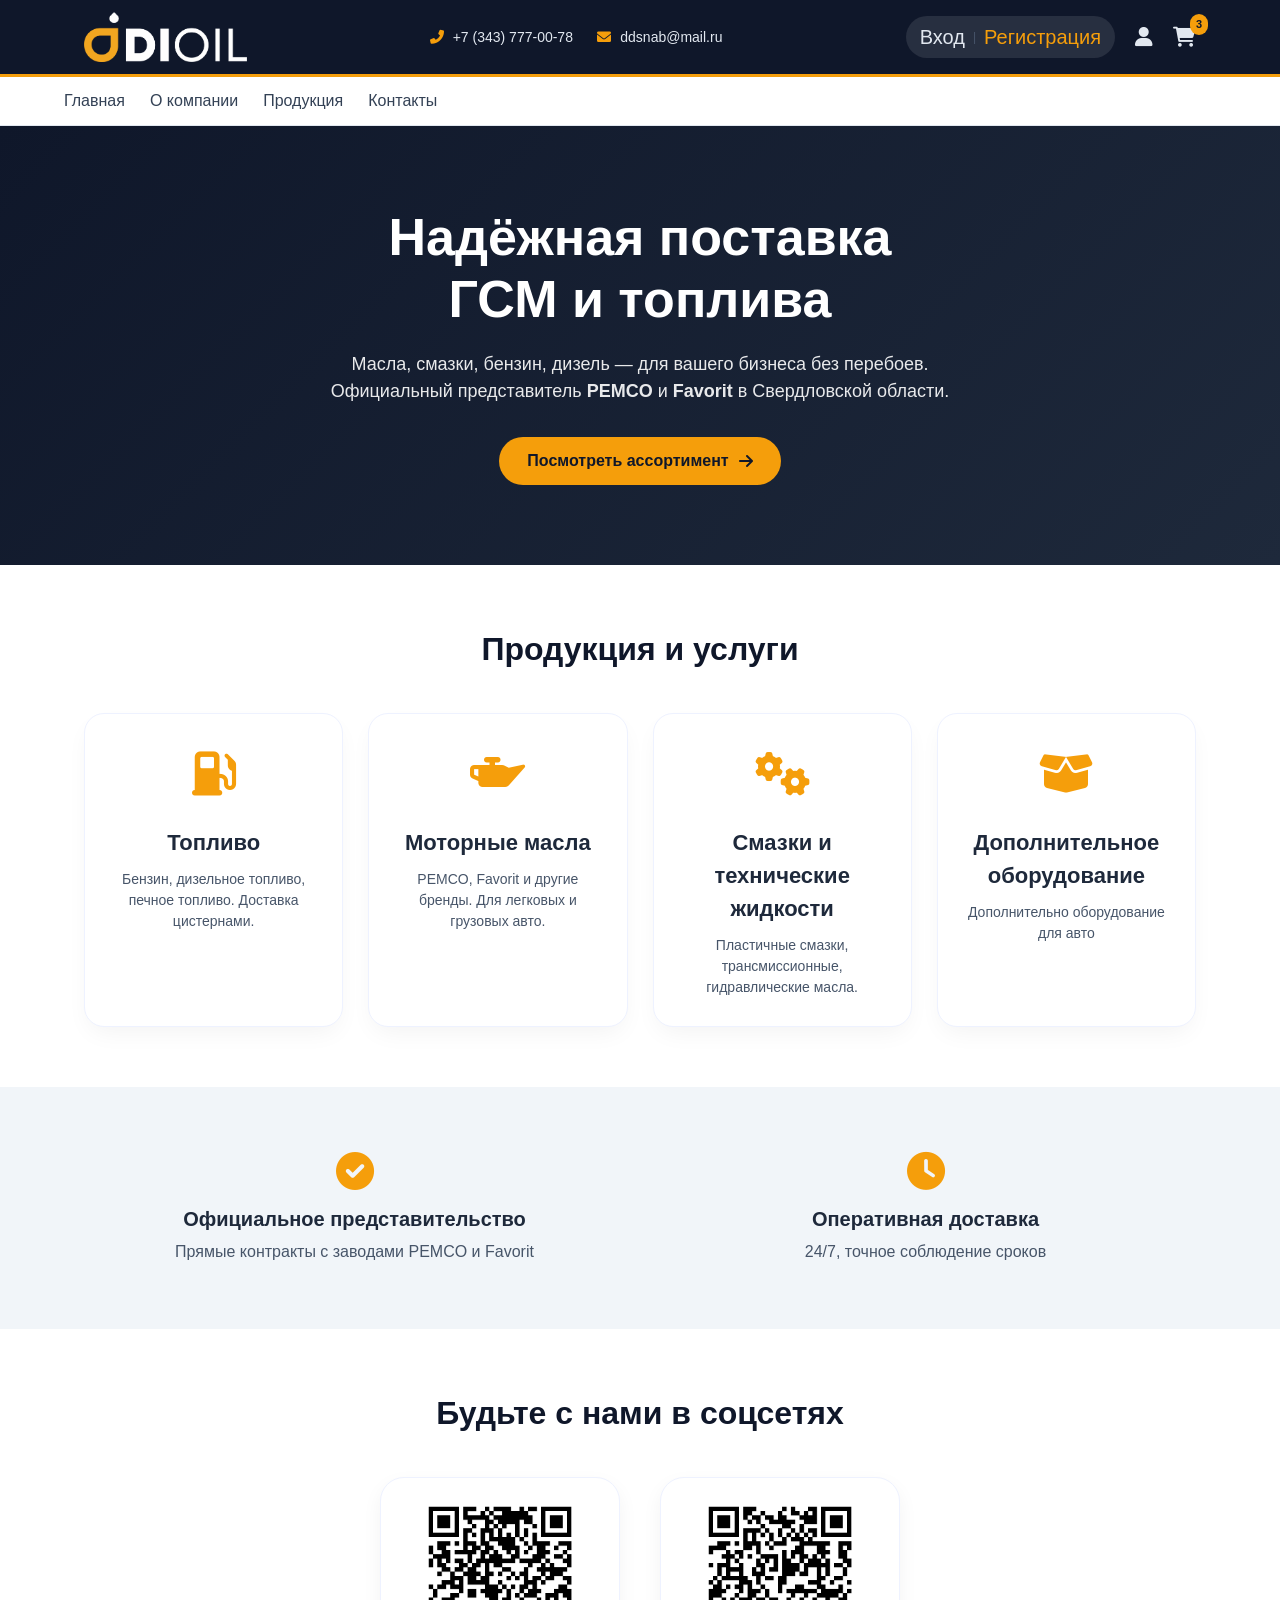
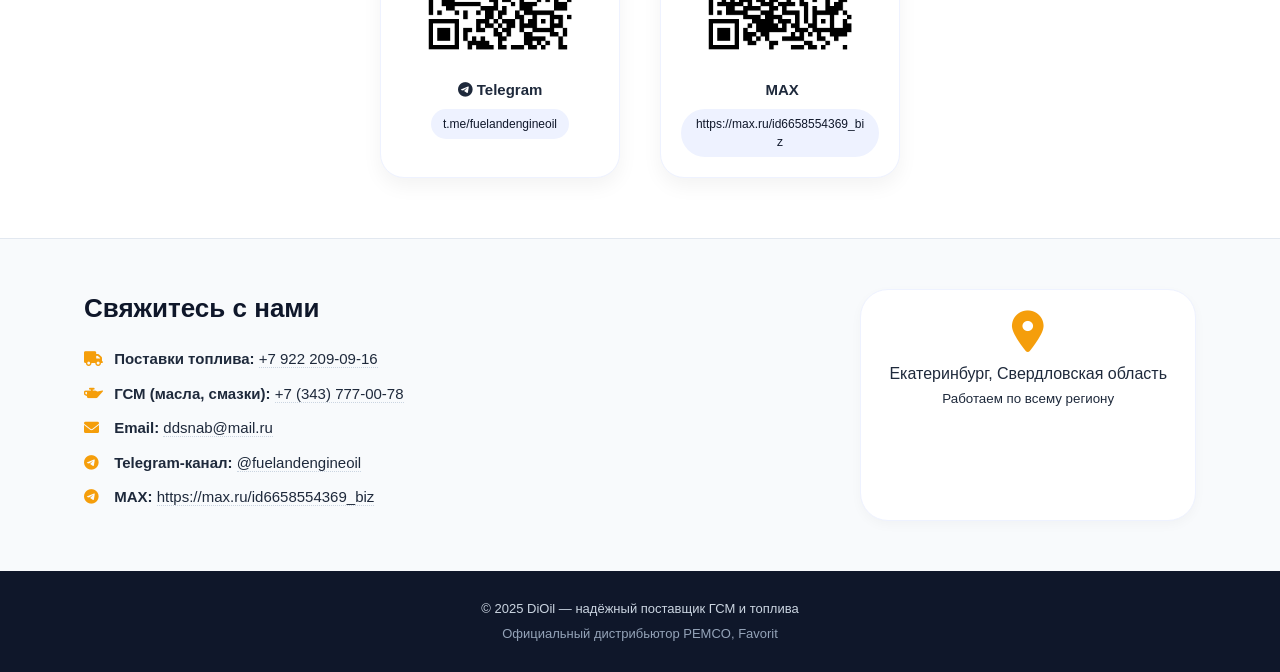
<file: index.html>
<!DOCTYPE html>
<html lang="ru">
<head>
    <meta charset="UTF-8">
    <meta name="viewport" content="width=device-width, initial-scale=1.0">
    <title>DiOil | Поставка ГСМ и топлива</title>
    <!-- Шрифты и иконки (легковесные) -->

    <link rel="stylesheet" href="https://cdnjs.cloudflare.com/ajax/libs/font-awesome/6.0.0-beta3/css/all.min.css">
    <link rel="stylesheet" href="css/common.css">
    <link rel="stylesheet" href="css/index.css">
</head>
<body>
<script>
    if (window.location.hash === "") {
        window.scrollTo(0, 0);
    }
    history.scrollRestoration = "manual";
</script>
<header class="header">
    <div class="container header-container">
   <div class="logo">
            <img src="logo.png" alt="DiOil" class="logo-img">
        </div>
        <div class="header-contacts">
            <a href="tel:+73437770078"><i class="fas fa-phone-alt"></i> +7 (343) 777-00-78</a>
            <a href="mailto:ddsnab@mail.ru"><i class="fas fa-envelope"></i> ddsnab@mail.ru</a>           
        </div>
                <div class="header-actions">
                       <div class="auth-links">
                <a href="login.html" class="auth-link">Вход</a>
                <span class="auth-divider">|</span>
                <a href="register.html" class="auth-link active">Регистрация</a>
            </div>
            <a href="profile.html" class="profile-icon"><i class="fas fa-user"></i></a>
            <a href="cart.html" class="cart-icon">
                <i class="fas fa-shopping-cart"></i>
                <span class="cart-count" id="cartCount">3</span>
            </a>
        </div>
    </div>
</header>

<nav class="navbar">
    <div class="container nav-container">
        <a href="#">Главная</a>
        <a href="about.html">О компании</a>
        <a href="products.html">Продукция</a>
        <a href="#contacts">Контакты</a>
    </div>
</nav>

<section class="hero">
    <div class="container hero-content">
        <h1>Надёжная поставка <br> ГСМ и топлива</h1>
        <p>Масла, смазки, бензин, дизель — для вашего бизнеса без перебоев. <br> Официальный представитель <strong>PEMCO</strong> и <strong>Favorit</strong> в Свердловской области.</p>
        <a href="products.html" class="btn-primary">Посмотреть ассортимент <i class="fas fa-arrow-right"></i></a>
    </div>
</section>

<section class="products">
    <div class="container">
        <h2 class="section-title">Продукция и услуги</h2>
        <div class="products-grid">
            <div class="product-card">
                <div class="product-icon"><i class="fas fa-gas-pump"></i></div>
                <h3>Топливо</h3>
                <p>Бензин, дизельное топливо, печное топливо. Доставка цистернами.</p>
            </div>
            <div class="product-card">
                <div class="product-icon"><i class="fas fa-oil-can"></i></div>
                <h3>Моторные масла</h3>
                <p>PEMCO, Favorit и другие бренды. Для легковых и грузовых авто.</p>
            </div>
            <div class="product-card">
                <div class="product-icon"><i class="fas fa-cogs"></i></div>
                <h3>Смазки и технические жидкости</h3>
                <p>Пластичные смазки, трансмиссионные, гидравлические масла.</p>
            </div>
                        <div class="product-card">
                <div class="product-icon"><i class="fas fa-box-open"></i></div>
                <h3>Дополнительное оборудование</h3>
                <p>Дополнительно оборудование для авто</p>
            </div>
        </div>
    </div>
</section>

<section class="features">
    <div class="container">
        <div class="features-inner">
            <div class="feature">
                <i class="fas fa-check-circle"></i>
                <h4>Официальное представительство</h4>
                <p>Прямые контракты с заводами PEMCO и Favorit</p>
            </div>
            <div class="feature">
                <i class="fas fa-clock"></i>
                <h4>Оперативная доставка</h4>
                <p>24/7, точное соблюдение сроков</p>
            </div>
        </div>
    </div>
</section>

<section class="qr-section">
    <div class="container">
        <h2 class="section-title">Будьте с нами в соцсетях</h2>
        <div class="qr-row">
            <div class="qr-card">
                <img src="TG_ditreid.png" alt="QR-код Telegram">
                <p><i class="fab fa-telegram-plane"></i> Telegram </p>
                <a href="https://t.me/fuelandengineoil" class="qr-link">t.me/fuelandengineoil</a>
            </div>
            <div class="qr-card">
                <img src="MAX_ditreid.png" alt="QR-код Макс">
                <p><i class="fas fa-max-plane"></i> MAX </p>
                <a href="https://max.ru/id6658554369_biz" class="qr-link">https://max.ru/id6658554369_biz</a>
            </div>
        </div>
    </div>
</section>

<section class="contacts" id="contacts">
    <div class="container contacts-wrapper">
        <div class="contacts-info">
            <h3>Свяжитесь с нами</h3>
            <p><i class="fas fa-truck"></i> <strong>Поставки топлива:</strong> <a href="tel:+79222090916">+7 922 209-09-16</a></p>
            <p><i class="fas fa-oil-can"></i> <strong>ГСМ (масла, смазки):</strong> <a href="tel:+73437770078">+7 (343) 777-00-78</a></p>
            <p><i class="fas fa-envelope"></i> <strong>Email:</strong> <a href="mailto:ddsnab@mail.ru">ddsnab@mail.ru</a></p>
            <p><i class="fab fa-telegram"></i> <strong>Telegram-канал:</strong> <a href="https://t.me/fuelandengineoil">@fuelandengineoil</a></p>
              <p><i class="fab fa-telegram"></i> <strong>MAX:</strong> <a href="https://max.ru/id6658554369_biz">https://max.ru/id6658554369_biz</a></p>
        </div>
        <div class="contacts-map">
            <i class="fas fa-map-marker-alt"></i>
            <p>Екатеринбург, Свердловская область</p>
            <small>Работаем по всему региону</small>
        </div>
    </div>
</section>

<footer class="footer">
    <div class="container footer-inner">
        <p>© 2025 DiOil — надёжный поставщик ГСМ и топлива</p>
        <p>Официальный дистрибьютор PEMCO, Favorit</p>
    </div>
</footer>

</body>
</html>
</file>
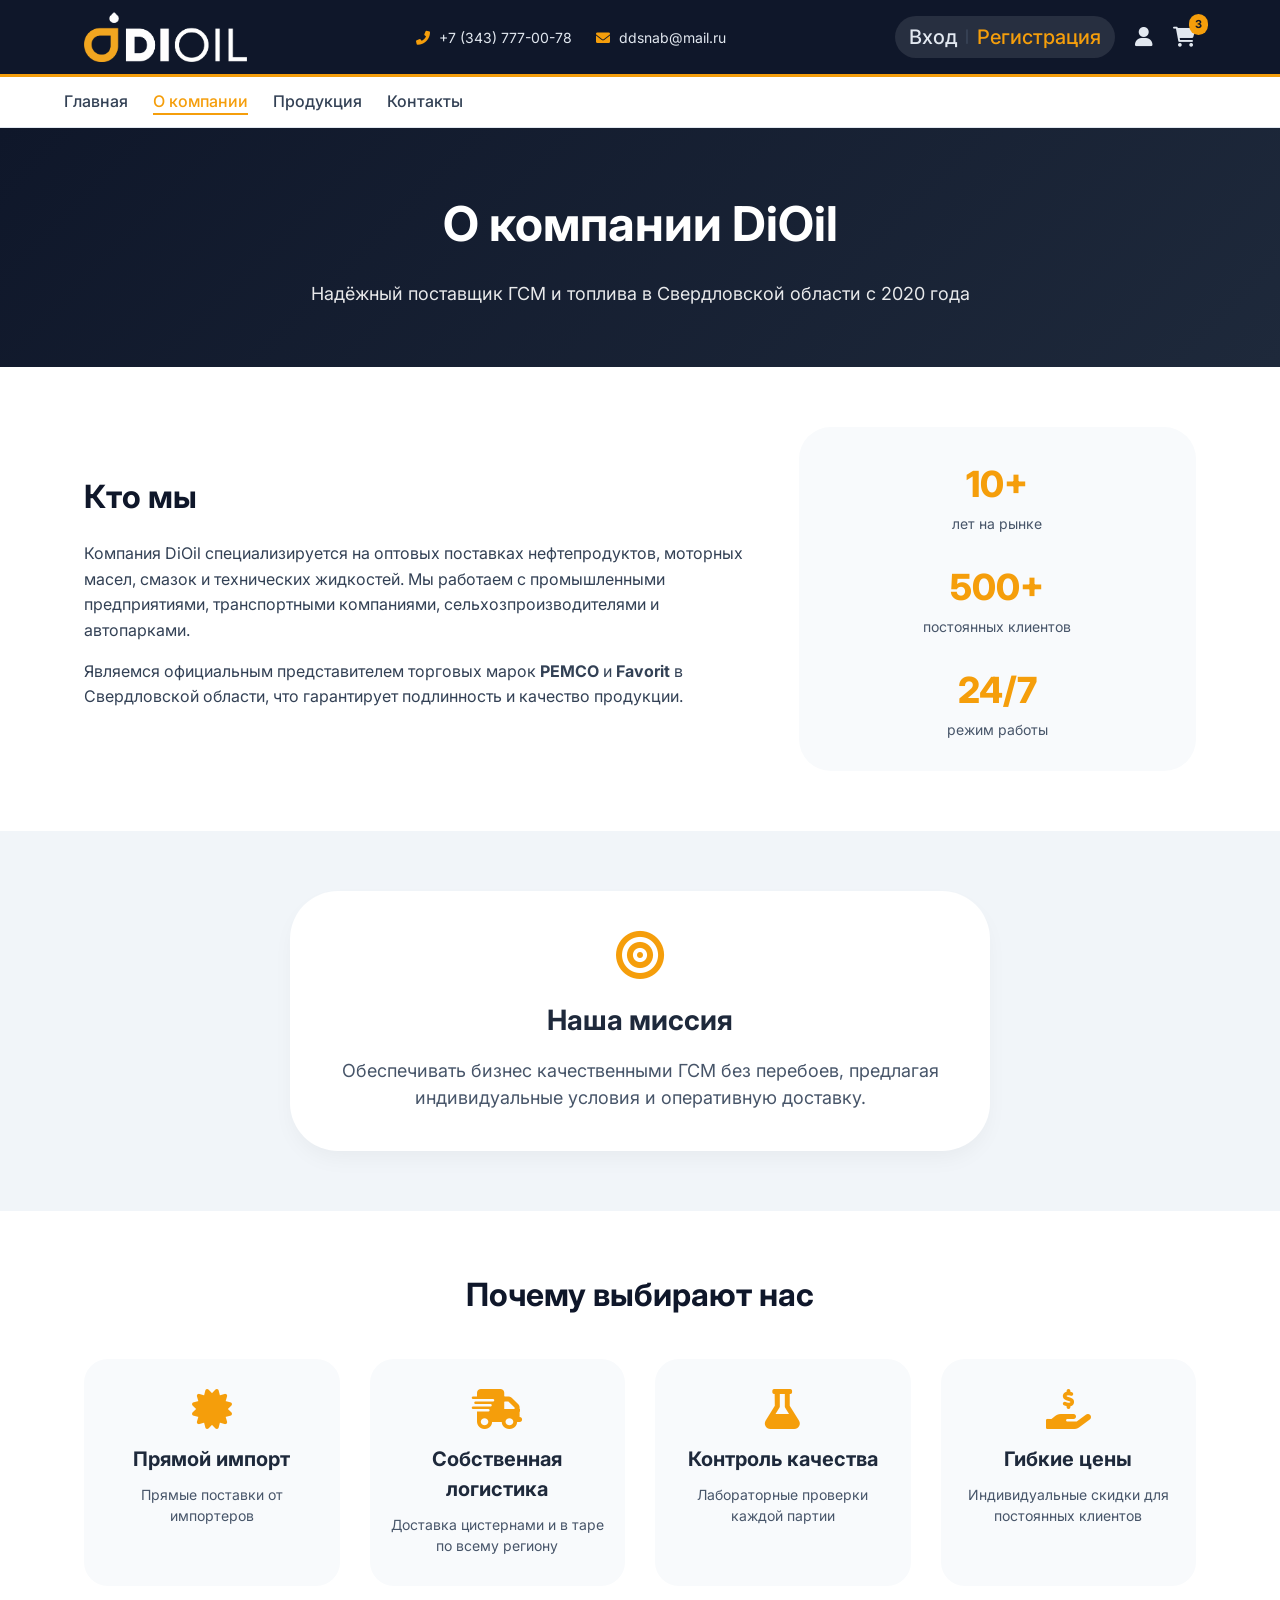
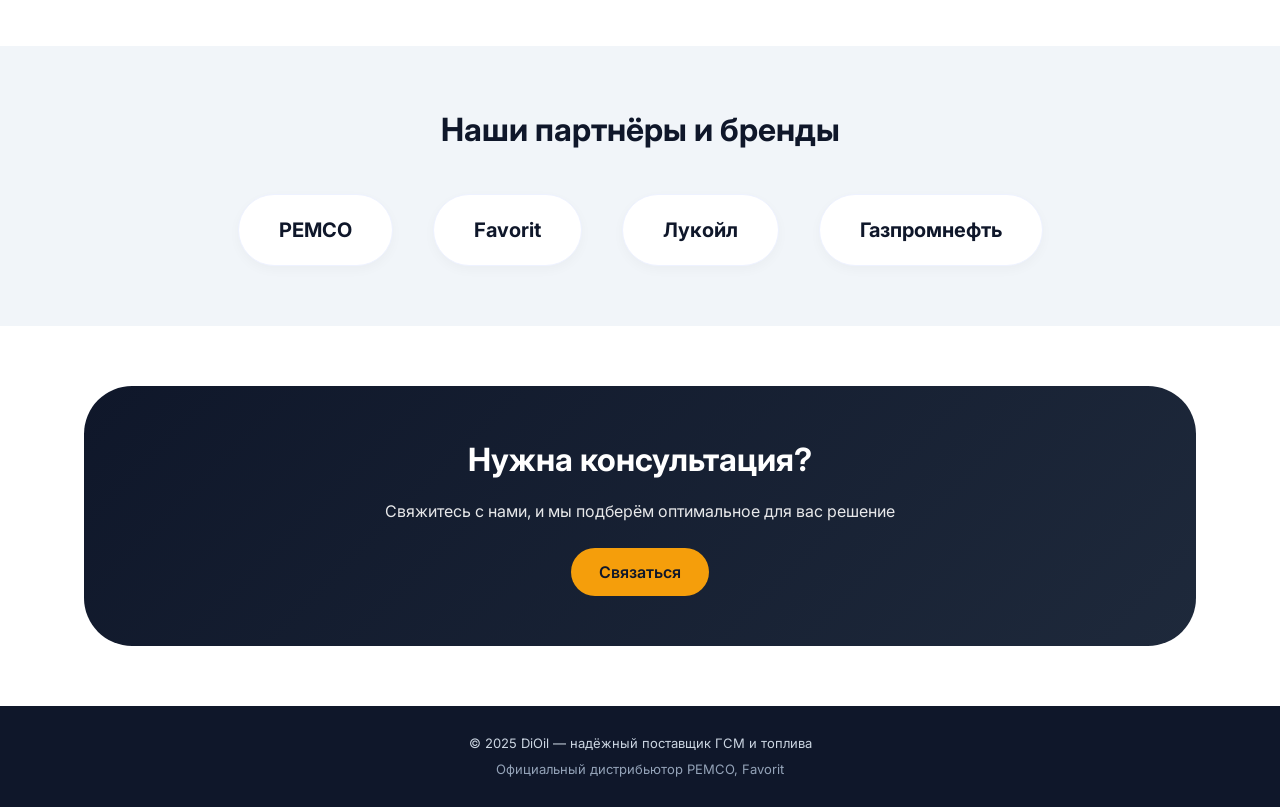
<file: about.html>
<!DOCTYPE html>
<html lang="ru">
<head>
    <meta charset="UTF-8">
    <meta name="viewport" content="width=device-width, initial-scale=1.0">
    <title>О компании | DiOil</title>
    <link href="https://fonts.googleapis.com/css2?family=Inter:opsz,wght@14..32,300;400;500;600;700&display=swap" rel="stylesheet">
    <link rel="stylesheet" href="https://cdnjs.cloudflare.com/ajax/libs/font-awesome/6.0.0-beta3/css/all.min.css">
    <link rel="stylesheet" href="css/common.css">
    <link rel="stylesheet" href="css/about.css">
</head>
<body>

<header class="header">
    <div class="container header-container">
        <div class="logo">
            <img src="logo.png" alt="DiOil" class="logo-img">
        </div>
        <div class="header-contacts">
            <a href="tel:+73437770078"><i class="fas fa-phone-alt"></i> +7 (343) 777-00-78</a>
            <a href="mailto:ddsnab@mail.ru"><i class="fas fa-envelope"></i> ddsnab@mail.ru</a>
        </div>
        <div class="header-actions">
               <div class="auth-links">
                <a href="login.html" class="auth-link">Вход</a>
                <span class="auth-divider">|</span>
                <a href="register.html" class="auth-link active">Регистрация</a>
            </div>
            <a href="profile.html" class="profile-icon"><i class="fas fa-user"></i></a>
            <a href="cart.html" class="cart-icon">
                <i class="fas fa-shopping-cart"></i>
                <span class="cart-count">3</span>
            </a>
        </div>
    </div>
</header>

<nav class="navbar">
    <div class="container nav-container">
        <a href="index.html">Главная</a>
        <a href="about.html" class="active">О компании</a>
        <a href="products.html">Продукция</a>
       <a href="index.html#contacts">Контакты</a>
    </div>
</nav>

<section class="about-hero">
    <div class="container">
        <h1>О компании DiOil</h1>
        <p>Надёжный поставщик ГСМ и топлива в Свердловской области с 2020 года</p>
    </div>
</section>

<section class="about-intro">
    <div class="container">
        <div class="intro-grid">
            <div class="intro-text">
                <h2>Кто мы</h2>
                <p>Компания DiOil специализируется на оптовых поставках нефтепродуктов, моторных масел, смазок и технических жидкостей. Мы работаем с промышленными предприятиями, транспортными компаниями, сельхозпроизводителями и автопарками.</p>
                <p>Являемся официальным представителем торговых марок <strong>PEMCO</strong> и <strong>Favorit</strong> в Свердловской области, что гарантирует подлинность и качество продукции.</p>
            </div>
            <div class="intro-stats">
                <div class="stat-item">
                    <span class="stat-number">10+</span>
                    <span class="stat-label">лет на рынке</span>
                </div>
                <div class="stat-item">
                    <span class="stat-number">500+</span>
                    <span class="stat-label">постоянных клиентов</span>
                </div>
                <div class="stat-item">
                    <span class="stat-number">24/7</span>
                    <span class="stat-label">режим работы</span>
                </div>
            </div>
        </div>
    </div>
</section>

<section class="mission">
    <div class="container">
        <div class="mission-card">
            <i class="fas fa-bullseye"></i>
            <h2>Наша миссия</h2>
            <p>Обеспечивать бизнес качественными ГСМ без перебоев, предлагая индивидуальные условия и оперативную доставку.</p>
        </div>
    </div>
</section>

<section class="advantages">
    <div class="container">
        <h2 class="section-title">Почему выбирают нас</h2>
        <div class="advantages-grid">
            <div class="advantage-item">
                <i class="fas fa-certificate"></i>
                <h3>Прямой импорт</h3>
                <p>Прямые поставки от импортеров</p>
            </div>
            <div class="advantage-item">
                <i class="fas fa-truck-fast"></i>
                <h3>Собственная логистика</h3>
                <p>Доставка цистернами и в таре по всему региону</p>
            </div>
            <div class="advantage-item">
                <i class="fas fa-flask"></i>
                <h3>Контроль качества</h3>
                <p>Лабораторные проверки каждой партии</p>
            </div>
            <div class="advantage-item">
                <i class="fas fa-hand-holding-usd"></i>
                <h3>Гибкие цены</h3>
                <p>Индивидуальные скидки для постоянных клиентов</p>
            </div>
        </div>
    </div>
</section>

<section class="partners">
    <div class="container">
        <h2 class="section-title">Наши партнёры и бренды</h2>
        <div class="partners-logos">
            <div class="partner-logo">PEMCO</div>
            <div class="partner-logo">Favorit</div>
            <div class="partner-logo">Лукойл</div>
            <div class="partner-logo">Газпромнефть</div>
        </div>
    </div>
</section>

<section class="contact-cta">
    <div class="container">
        <div class="cta-card">
            <h3>Нужна консультация?</h3>
            <p>Свяжитесь с нами, и мы подберём оптимальное для вас решение</p>
            <a href="index.html#contacts" class="btn-primary">Связаться</a>
        </div>
    </div>
</section>

<footer class="footer">
    <div class="container footer-inner">
        <p>© 2025 DiOil — надёжный поставщик ГСМ и топлива</p>
        <p>Официальный дистрибьютор PEMCO, Favorit</p>
    </div>
</footer>

<!-- Скрипт для отключения авто-скролла при перезагрузке -->
<script>
    if ('scrollRestoration' in history) {
        history.scrollRestoration = 'manual';
    }
    window.scrollTo(0, 0);
</script>
</body>
</html>
</file>
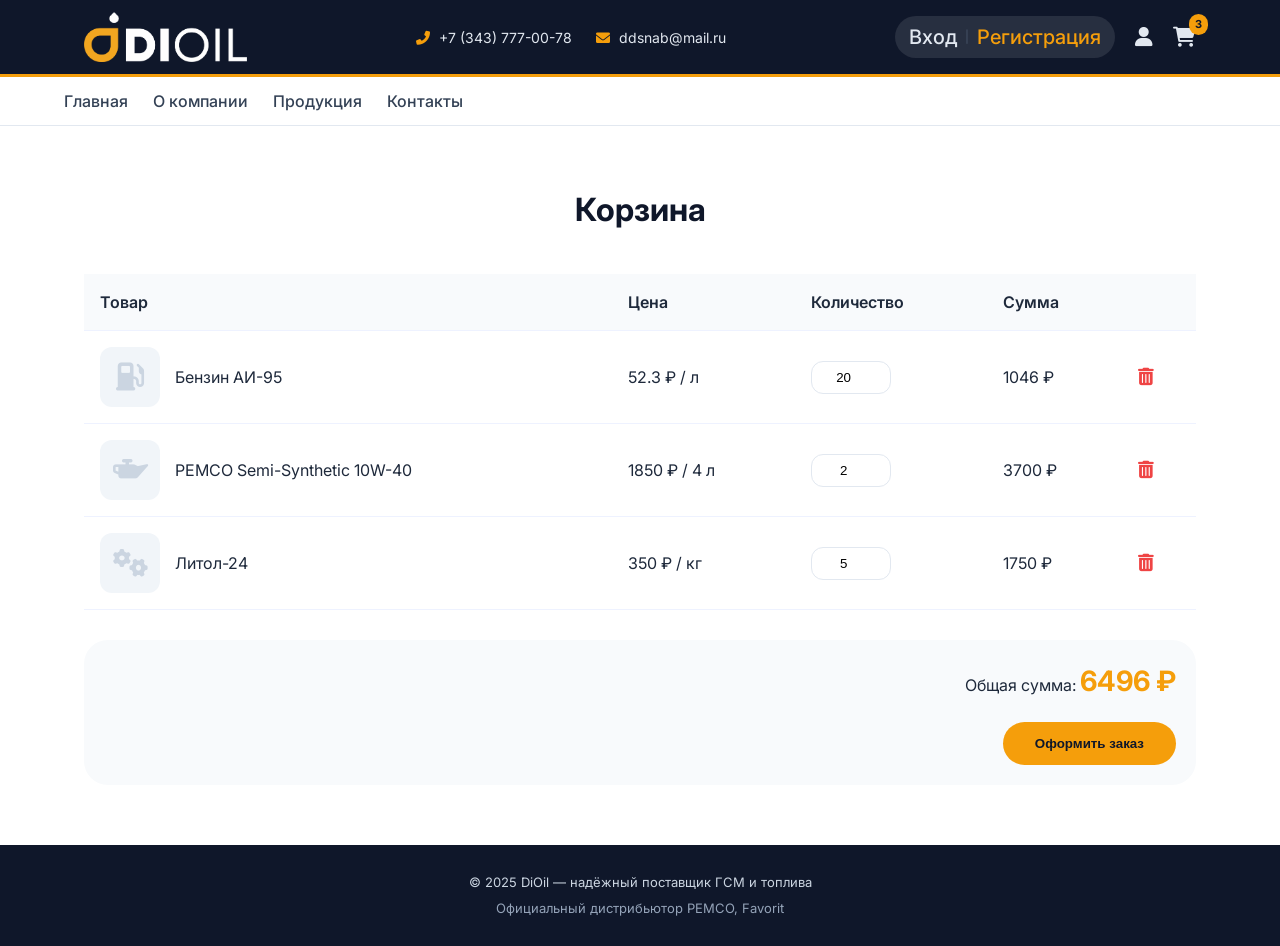
<file: cart.html>
<!DOCTYPE html>
<html lang="ru">
<head>
    <meta charset="UTF-8">
    <meta name="viewport" content="width=device-width, initial-scale=1.0">
    <title>Корзина | DiOil</title>
    <link href="https://fonts.googleapis.com/css2?family=Inter:opsz,wght@14..32,300;400;500;600;700&display=swap" rel="stylesheet">
    <link rel="stylesheet" href="https://cdnjs.cloudflare.com/ajax/libs/font-awesome/6.0.0-beta3/css/all.min.css">
    <link rel="stylesheet" href="css/common.css">
    <link rel="stylesheet" href="css/cart.css">
</head>
<body>

<header class="header">
    <div class="container header-container">
        <div class="logo">
            <img src="logo.png" alt="DiOil" class="logo-img">
        </div>
        <div class="header-contacts">
            <a href="tel:+73437770078"><i class="fas fa-phone-alt"></i> +7 (343) 777-00-78</a>
            <a href="mailto:ddsnab@mail.ru"><i class="fas fa-envelope"></i> ddsnab@mail.ru</a>
        </div>
        <div class="header-actions">
               <div class="auth-links">
                <a href="login.html" class="auth-link">Вход</a>
                <span class="auth-divider">|</span>
                <a href="register.html" class="auth-link active">Регистрация</a>
            </div>
            <a href="profile.html" class="profile-icon"><i class="fas fa-user"></i></a>
            <a href="cart.html" class="cart-icon">
                <i class="fas fa-shopping-cart"></i>
                <span class="cart-count">3</span>
            </a>
        </div>
    </div>
</header>

<nav class="navbar">
    <div class="container nav-container">
        <a href="index.html">Главная</a>
        <a href="about.html">О компании</a>
        <a href="products.html">Продукция</a>
        <a href="index.html#contacts">Контакты</a>
    </div>
</nav>

<section class="cart-section">
    <div class="container">
        <h1 class="section-title">Корзина</h1>
        <table class="cart-table">
            <thead>
                <tr><th>Товар</th><th>Цена</th><th>Количество</th><th>Сумма</th><th></th></tr>
            </thead>
            <tbody>
                <tr>
                    <td data-label="Товар">
                        <div style="display: flex; align-items: center; gap: 15px;">
                            <div class="cart-item-img"><i class="fas fa-gas-pump"></i></div>
                            <span class="cart-item-title">Бензин АИ-95</span>
                        </div>
                    </td>
                    <td data-label="Цена">52.3 ₽ / л</td>
                    <td data-label="Количество"><input type="number" class="cart-quantity" value="20" min="1"></td>
                    <td data-label="Сумма">1046 ₽</td>
                    <td data-label=""><i class="fas fa-trash-alt cart-remove" onclick="alert('Макет: товар удалён')"></i></td>
                </tr>
                <tr>
                    <td data-label="Товар">
                        <div style="display: flex; align-items: center; gap: 15px;">
                            <div class="cart-item-img"><i class="fas fa-oil-can"></i></div>
                            <span class="cart-item-title">PEMCO Semi-Synthetic 10W-40</span>
                        </div>
                    </td>
                    <td data-label="Цена">1850 ₽ / 4 л</td>
                    <td data-label="Количество"><input type="number" class="cart-quantity" value="2" min="1"></td>
                    <td data-label="Сумма">3700 ₽</td>
                    <td data-label=""><i class="fas fa-trash-alt cart-remove" onclick="alert('Макет: товар удалён')"></i></td>
                </tr>
                <tr>
                    <td data-label="Товар">
                        <div style="display: flex; align-items: center; gap: 15px;">
                            <div class="cart-item-img"><i class="fas fa-cogs"></i></div>
                            <span class="cart-item-title">Литол-24</span>
                        </div>
                    </td>
                    <td data-label="Цена">350 ₽ / кг</td>
                    <td data-label="Количество"><input type="number" class="cart-quantity" value="5" min="1"></td>
                    <td data-label="Сумма">1750 ₽</td>
                    <td data-label=""><i class="fas fa-trash-alt cart-remove" onclick="alert('Макет: товар удалён')"></i></td>
                </tr>
            </tbody>
        </table>
        <div class="cart-summary">
            <p>Общая сумма: <span class="total">6496 ₽</span></p>
           <button class="checkout-btn" onclick="window.location.href='checkout.html'">Оформить заказ</button>
        </div>
    </div>
</section>

<footer class="footer">
    <div class="container footer-inner">
        <p>© 2025 DiOil — надёжный поставщик ГСМ и топлива</p>
        <p>Официальный дистрибьютор PEMCO, Favorit</p>
    </div>
</footer>

<script>
    document.querySelectorAll('.cart-quantity').forEach(input => {
        input.addEventListener('change', () => alert('Макет: количество изменено'));
    });
</script>
</body>
</html>
</file>
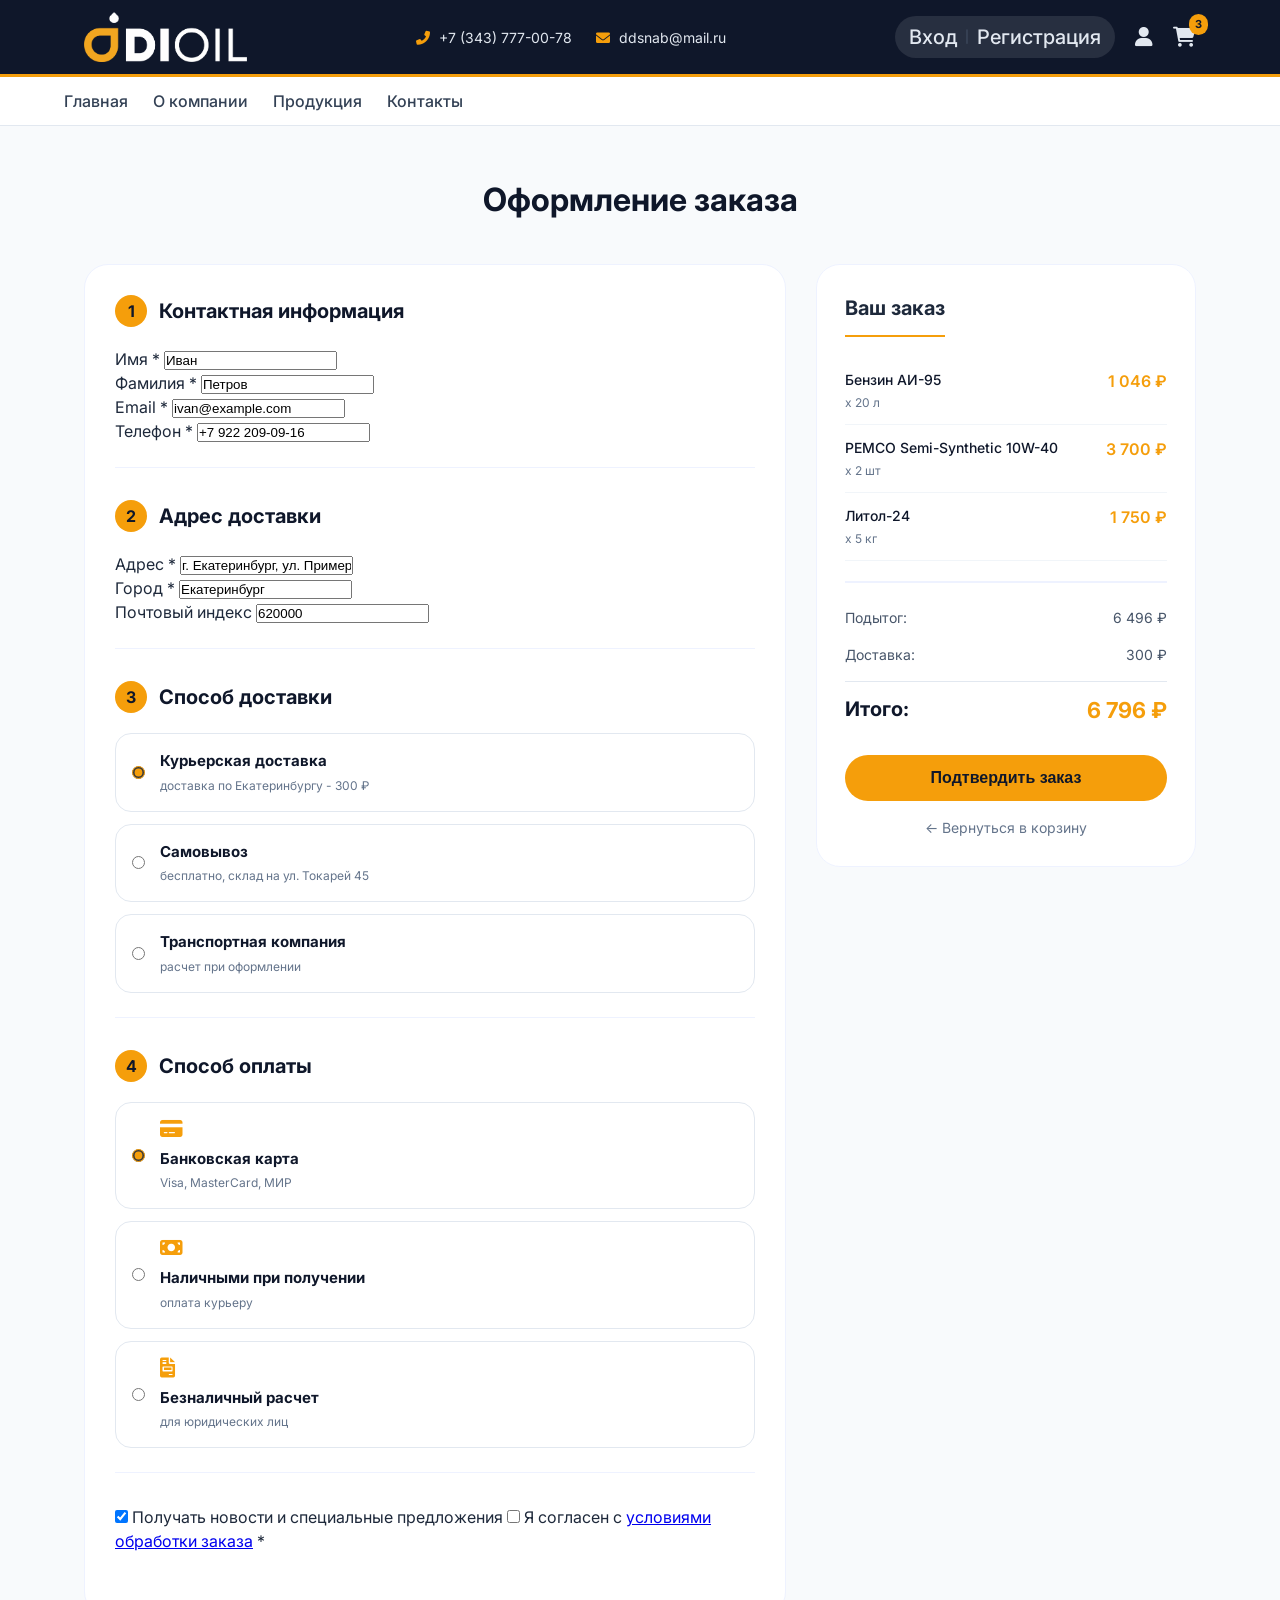
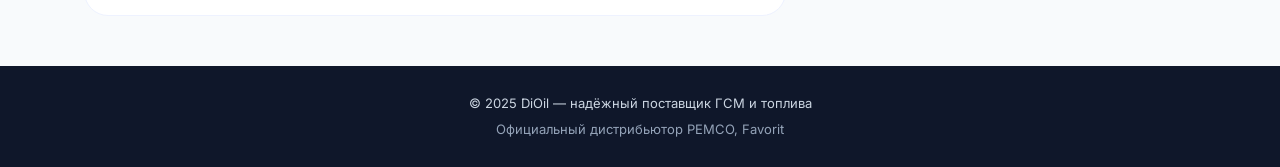
<file: checkout.html>
<!DOCTYPE html>
<html lang="ru">
<head>
    <meta charset="UTF-8">
    <meta name="viewport" content="width=device-width, initial-scale=1.0">
    <title>Оформление заказа | DiOil</title>
    <link href="https://fonts.googleapis.com/css2?family=Inter:opsz,wght@14..32,300;400;500;600;700&display=swap" rel="stylesheet">
    <link rel="stylesheet" href="https://cdnjs.cloudflare.com/ajax/libs/font-awesome/6.0.0-beta3/css/all.min.css">
    <link rel="stylesheet" href="css/common.css">
    <link rel="stylesheet" href="css/checkout.css">
</head>
<body>

<header class="header">
    <div class="container header-container">
        <div class="logo">
            <img src="logo.png" alt="DiOil" class="logo-img">
        </div>
        <div class="header-contacts">
            <a href="tel:+73437770078"><i class="fas fa-phone-alt"></i> +7 (343) 777-00-78</a>
            <a href="mailto:ddsnab@mail.ru"><i class="fas fa-envelope"></i> ddsnab@mail.ru</a>
        </div>
        <div class="header-actions">
            <div class="auth-links">
                <a href="login.html" class="auth-link">Вход</a>
                <span class="auth-divider">|</span>
                <a href="register.html" class="auth-link">Регистрация</a>
            </div>
            <a href="profile.html" class="profile-icon"><i class="fas fa-user"></i></a>
            <a href="cart.html" class="cart-icon">
                <i class="fas fa-shopping-cart"></i>
                <span class="cart-count">3</span>
            </a>
        </div>
    </div>
</header>

<nav class="navbar">
    <div class="container nav-container">
        <a href="index.html">Главная</a>
        <a href="about.html">О компании</a>
        <a href="products.html">Продукция</a>
        <a href="index.html#contacts">Контакты</a>
    </div>
</nav>

<section class="checkout-section">
    <div class="container">
        <h1 class="section-title">Оформление заказа</h1>
        
        <div class="checkout-grid">
            <!-- Форма оформления -->
            <div class="checkout-form">
                <div class="form-step">
                    <h2><span class="step-number">1</span> Контактная информация</h2>
                    <div class="form-row">
                        <div class="form-group half">
                            <label>Имя *</label>
                            <input type="text" id="firstName" value="Иван" placeholder="Ваше имя">
                        </div>
                        <div class="form-group half">
                            <label>Фамилия *</label>
                            <input type="text" id="lastName" value="Петров" placeholder="Ваша фамилия">
                        </div>
                    </div>
                    <div class="form-row">
                        <div class="form-group half">
                            <label>Email *</label>
                            <input type="email" id="email" value="ivan@example.com" placeholder="Email">
                        </div>
                        <div class="form-group half">
                            <label>Телефон *</label>
                            <input type="tel" id="phone" value="+7 922 209-09-16" placeholder="Телефон">
                        </div>
                    </div>
                </div>
                
                <div class="form-step">
                    <h2><span class="step-number">2</span> Адрес доставки</h2>
                    <div class="form-group">
                        <label>Адрес *</label>
                        <input type="text" id="address" value="г. Екатеринбург, ул. Примерная, д. 10" placeholder="Улица, дом, квартира">
                    </div>
                    <div class="form-row">
                        <div class="form-group half">
                            <label>Город *</label>
                            <input type="text" id="city" value="Екатеринбург" placeholder="Город">
                        </div>
                        <div class="form-group half">
                            <label>Почтовый индекс</label>
                            <input type="text" id="zip" value="620000" placeholder="Индекс">
                        </div>
                    </div>
                </div>
                
                <div class="form-step">
                    <h2><span class="step-number">3</span> Способ доставки</h2>
                    <div class="delivery-options">
                        <label class="delivery-option">
                            <input type="radio" name="delivery" value="courier" checked>
                            <div class="delivery-option-content">
                                <strong>Курьерская доставка</strong>
                                <span>доставка по Екатеринбургу - 300 ₽</span>
                            </div>
                        </label>
                        <label class="delivery-option">
                            <input type="radio" name="delivery" value="pickup">
                            <div class="delivery-option-content">
                                <strong>Самовывоз</strong>
                                <span>бесплатно, склад на ул. Токарей 45</span>
                            </div>
                        </label>
                        <label class="delivery-option">
                            <input type="radio" name="delivery" value="transport">
                            <div class="delivery-option-content">
                                <strong>Транспортная компания</strong>
                                <span>расчет при оформлении</span>
                            </div>
                        </label>
                    </div>
                </div>
                
                <div class="form-step">
                    <h2><span class="step-number">4</span> Способ оплаты</h2>
                    <div class="payment-options">
                        <label class="payment-option">
                            <input type="radio" name="payment" value="card" checked>
                            <div class="payment-option-content">
                                <i class="fas fa-credit-card"></i>
                                <strong>Банковская карта</strong>
                                <span>Visa, MasterCard, МИР</span>
                            </div>
                        </label>
                        <label class="payment-option">
                            <input type="radio" name="payment" value="cash">
                            <div class="payment-option-content">
                                <i class="fas fa-money-bill"></i>
                                <strong>Наличными при получении</strong>
                                <span>оплата курьеру</span>
                            </div>
                        </label>
                        <label class="payment-option">
                            <input type="radio" name="payment" value="invoice">
                            <div class="payment-option-content">
                                <i class="fas fa-file-invoice"></i>
                                <strong>Безналичный расчет</strong>
                                <span>для юридических лиц</span>
                            </div>
                        </label>
                    </div>
                </div>
                
                <div class="form-step">
                    <label class="checkbox-label">
                        <input type="checkbox" id="newsletter" checked>
                        Получать новости и специальные предложения
                    </label>
                    <label class="checkbox-label">
                        <input type="checkbox" id="terms" required>
                        Я согласен с <a href="#">условиями обработки заказа</a> *
                    </label>
                </div>
            </div>
            
            <!-- Сводка заказа -->
            <div class="order-summary">
                <h3>Ваш заказ</h3>
                <div class="summary-items">
                    <div class="summary-item">
                        <div class="item-info">
                            <span class="item-name">Бензин АИ-95</span>
                            <span class="item-quantity">x 20 л</span>
                        </div>
                        <span class="item-price">1 046 ₽</span>
                    </div>
                    <div class="summary-item">
                        <div class="item-info">
                            <span class="item-name">PEMCO Semi-Synthetic 10W-40</span>
                            <span class="item-quantity">x 2 шт</span>
                        </div>
                        <span class="item-price">3 700 ₽</span>
                    </div>
                    <div class="summary-item">
                        <div class="item-info">
                            <span class="item-name">Литол-24</span>
                            <span class="item-quantity">x 5 кг</span>
                        </div>
                        <span class="item-price">1 750 ₽</span>
                    </div>
                </div>
                
                <div class="summary-totals">
                    <div class="total-line">
                        <span>Подытог:</span>
                        <span>6 496 ₽</span>
                    </div>
                    <div class="total-line">
                        <span>Доставка:</span>
                        <span id="deliveryCost">300 ₽</span>
                    </div>
                    <div class="total-line grand-total">
                        <span>Итого:</span>
                        <span id="grandTotal">6 796 ₽</span>
                    </div>
                </div>
                
                <button class="place-order-btn" onclick="placeOrder()">Подтвердить заказ</button>
                <a href="cart.html" class="back-to-cart">← Вернуться в корзину</a>
            </div>
        </div>
    </div>
</section>

<footer class="footer">
    <div class="container footer-inner">
        <p>© 2025 DiOil — надёжный поставщик ГСМ и топлива</p>
        <p>Официальный дистрибьютор PEMCO, Favorit</p>
    </div>
</footer>

<script>
    // Обновление стоимости доставки и итога
    document.querySelectorAll('input[name="delivery"]').forEach(radio => {
        radio.addEventListener('change', function() {
            const deliveryCost = this.value === 'courier' ? 300 : (this.value === 'pickup' ? 0 : 0);
            document.getElementById('deliveryCost').innerText = deliveryCost === 0 ? 'Бесплатно' : deliveryCost + ' ₽';
            const subtotal = 6496;
            const total = deliveryCost === 0 ? subtotal : subtotal + deliveryCost;
            document.getElementById('grandTotal').innerText = total + ' ₽';
        });
    });
    
    function placeOrder() {
        const firstName = document.getElementById('firstName').value;
        const lastName = document.getElementById('lastName').value;
        const email = document.getElementById('email').value;
        const phone = document.getElementById('phone').value;
        const address = document.getElementById('address').value;
        const city = document.getElementById('city').value;
        const termsChecked = document.getElementById('terms').checked;
        
        if (!firstName || !lastName || !email || !phone || !address || !city) {
            alert('Пожалуйста, заполните все обязательные поля');
            return;
        }
        
        if (!termsChecked) {
            alert('Пожалуйста, согласитесь с условиями обработки заказа');
            return;
        }
        
        const delivery = document.querySelector('input[name="delivery"]:checked');
        const payment = document.querySelector('input[name="payment"]:checked');
        
        alert(`Заказ оформлен!\n\nДанные доставки:\n${firstName} ${lastName}\n${address}, ${city}\n${phone}\n${email}\n\nСпособ доставки: ${delivery.parentElement.querySelector('strong').innerText}\nСпособ оплаты: ${payment.parentElement.querySelector('strong').innerText}\n\nСпасибо за покупку!`);
        
        // Перенаправление
        window.location.href = 'profile.html';
    }
</script>
</body>
</html>
</file>
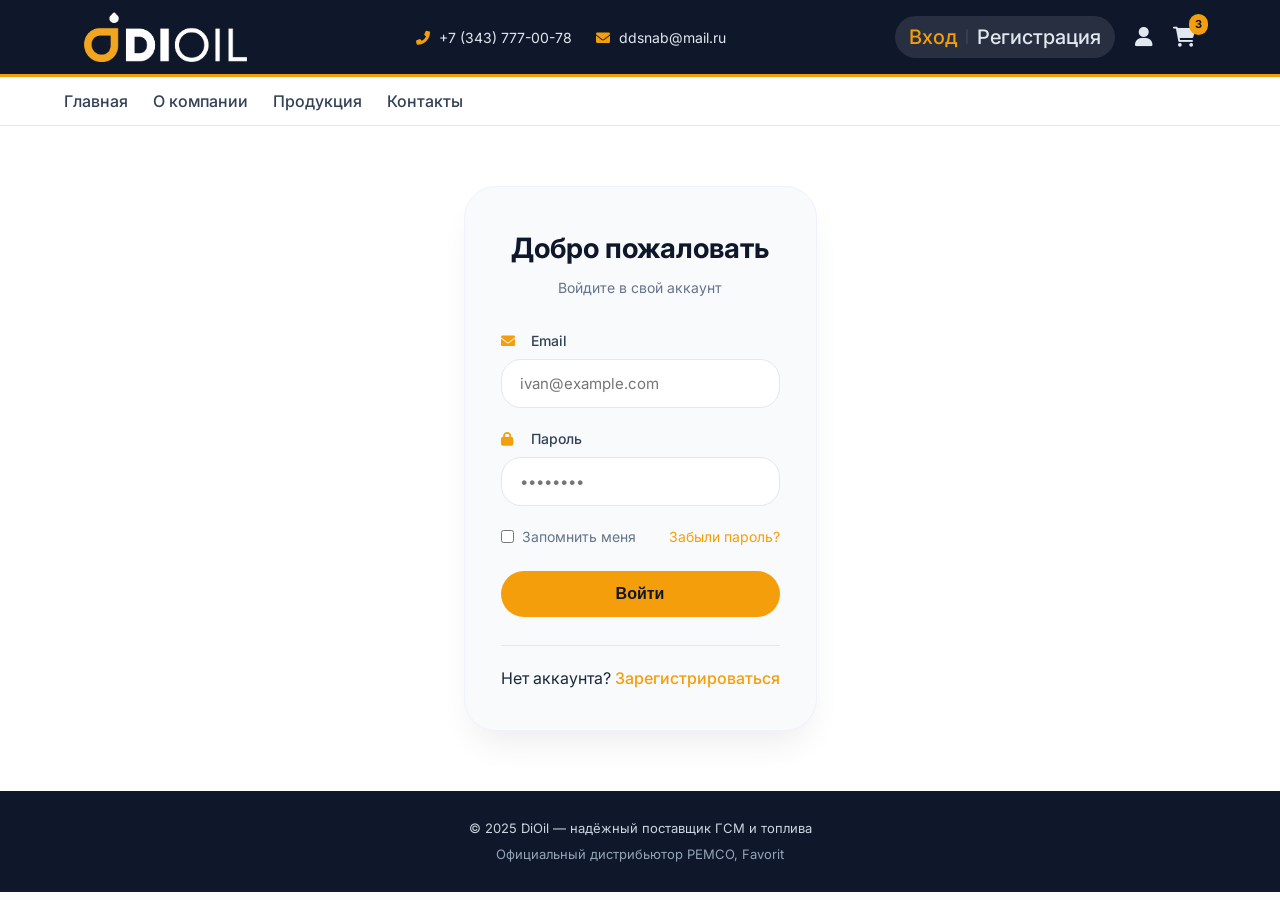
<file: login.html>
<!DOCTYPE html>
<html lang="ru">
<head>
    <meta charset="UTF-8">
    <meta name="viewport" content="width=device-width, initial-scale=1.0">
    <title>Вход | DiOil</title>
    <link href="https://fonts.googleapis.com/css2?family=Inter:opsz,wght@14..32,300;400;500;600;700&display=swap" rel="stylesheet">
    <link rel="stylesheet" href="https://cdnjs.cloudflare.com/ajax/libs/font-awesome/6.0.0-beta3/css/all.min.css">
    <link rel="stylesheet" href="css/common.css">
    <link rel="stylesheet" href="css/auth.css">
</head>
<body>

<header class="header">
    <div class="container header-container">
        <div class="logo">
            <img src="logo.png" alt="DiOil" class="logo-img">
        </div>
        <div class="header-contacts">
            <a href="tel:+73437770078"><i class="fas fa-phone-alt"></i> +7 (343) 777-00-78</a>
            <a href="mailto:ddsnab@mail.ru"><i class="fas fa-envelope"></i> ddsnab@mail.ru</a>
        </div>
        <div class="header-actions">
            <div class="auth-links">
                <a href="login.html" class="auth-link active">Вход</a>
                <span class="auth-divider">|</span>
                <a href="register.html" class="auth-link">Регистрация</a>
            </div>
            <a href="profile.html" class="profile-icon"><i class="fas fa-user"></i></a>
            <a href="cart.html" class="cart-icon">
                <i class="fas fa-shopping-cart"></i>
                <span class="cart-count">3</span>
            </a>
        </div>
    </div>
</header>

<nav class="navbar">
    <div class="container nav-container">
        <a href="index.html">Главная</a>
        <a href="about.html">О компании</a>
        <a href="products.html">Продукция</a>
        <a href="index.html#contacts">Контакты</a>
    </div>
</nav>

<section class="auth-section">
    <div class="container">
        <div class="auth-container">
            <h1>Добро пожаловать</h1>
            <p class="auth-subtitle">Войдите в свой аккаунт</p>
            
            <form id="loginForm" onsubmit="event.preventDefault(); handleLogin();">
                <div class="form-group">
                    <label><i class="fas fa-envelope"></i> Email</label>
                    <input type="email" id="loginEmail" placeholder="ivan@example.com" required>
                </div>
                <div class="form-group">
                    <label><i class="fas fa-lock"></i> Пароль</label>
                    <input type="password" id="loginPassword" placeholder="••••••••" required>
                </div>
                <div class="form-options">
                    <label class="remember-me">
                        <input type="checkbox"> Запомнить меня
                    </label>
                    <a href="#" class="forgot-password">Забыли пароль?</a>
                </div>
                <button type="submit" class="auth-btn">Войти</button>
            </form>
            
            <div class="auth-footer">
                <p>Нет аккаунта? <a href="register.html">Зарегистрироваться</a></p>
            </div>
        </div>
    </div>
</section>

<footer class="footer">
    <div class="container footer-inner">
        <p>© 2025 DiOil — надёжный поставщик ГСМ и топлива</p>
        <p>Официальный дистрибьютор PEMCO, Favorit</p>
    </div>
</footer>

<script>
    function handleLogin() {
        const email = document.getElementById('loginEmail').value;
        const password = document.getElementById('loginPassword').value;
        
        if (email && password) {
            // Имитация входа
            localStorage.setItem('isLoggedIn', 'true');
            localStorage.setItem('userEmail', email);
            alert('Успешный вход! Перенаправление в профиль...');
            window.location.href = 'profile.html';
        } else {
            alert('Пожалуйста, заполните все поля');
        }
    }
</script>
</body>
</html>
</file>
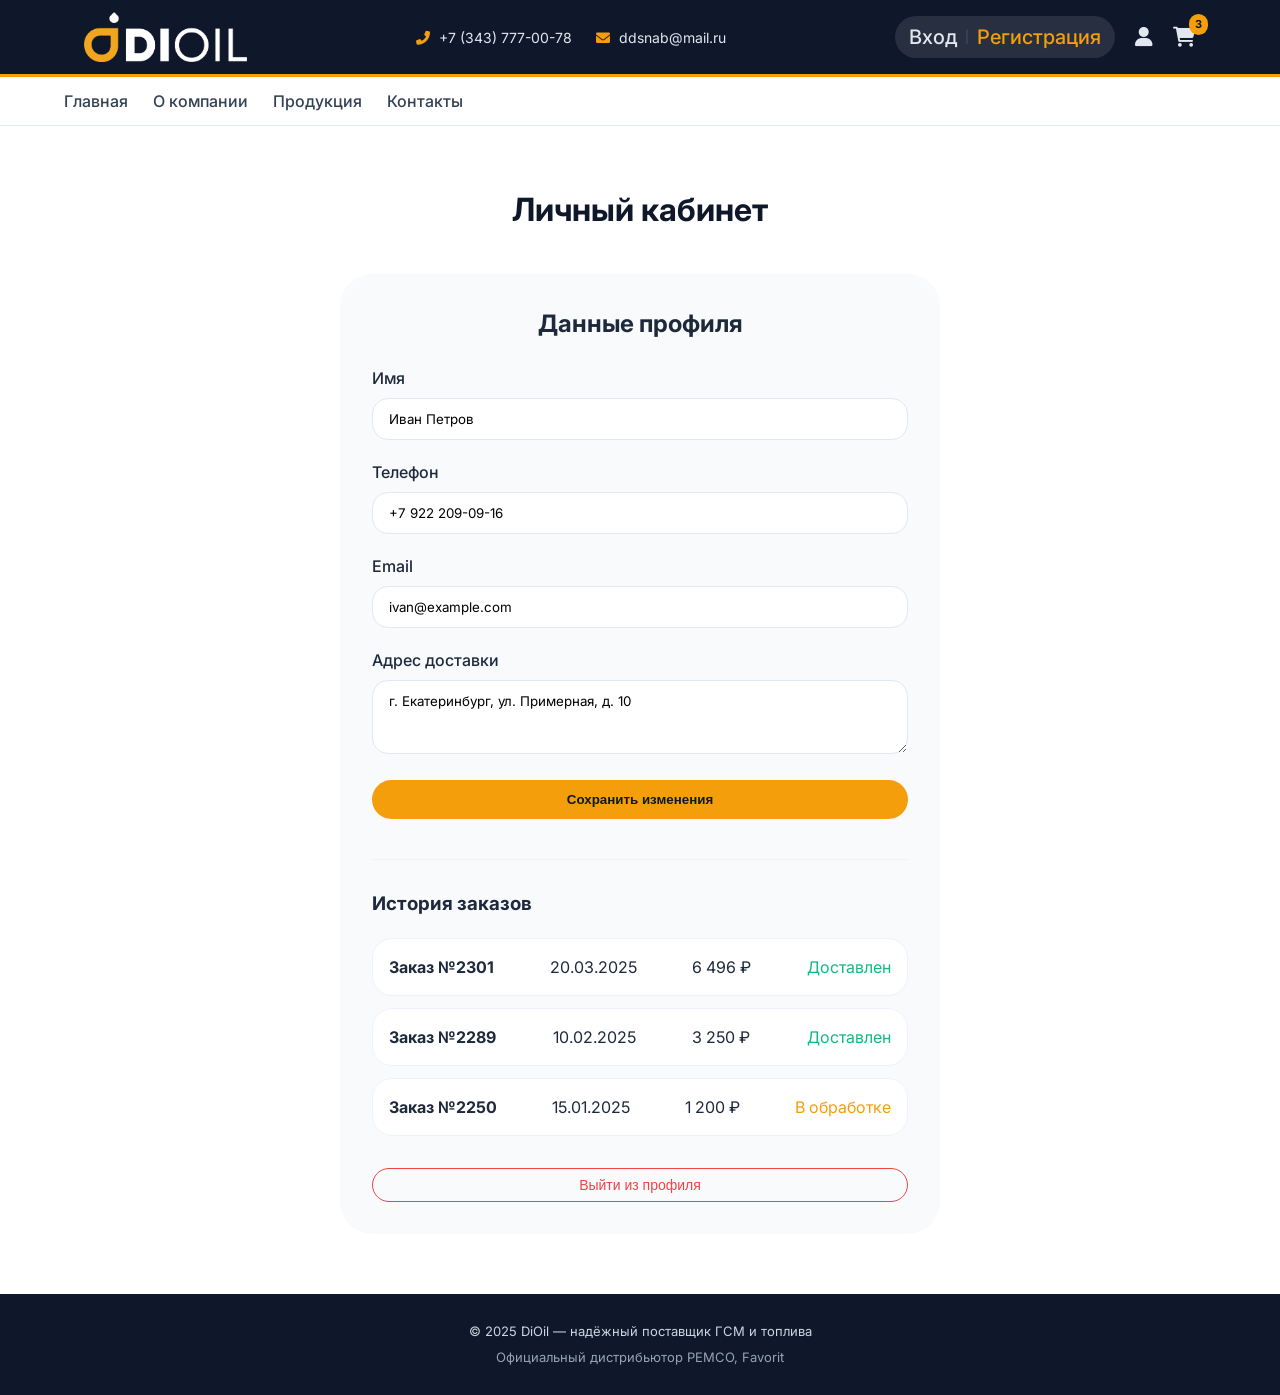
<file: profile.html>
<!DOCTYPE html>
<html lang="ru">
<head>
    <meta charset="UTF-8">
    <meta name="viewport" content="width=device-width, initial-scale=1.0">
    <title>Профиль | DiOil</title>
    <link href="https://fonts.googleapis.com/css2?family=Inter:opsz,wght@14..32,300;400;500;600;700&display=swap" rel="stylesheet">
    <link rel="stylesheet" href="https://cdnjs.cloudflare.com/ajax/libs/font-awesome/6.0.0-beta3/css/all.min.css">
    <link rel="stylesheet" href="css/common.css">
    <link rel="stylesheet" href="css/profile.css">
</head>
<body>

<header class="header">
    <div class="container header-container">
        <div class="logo">
            <img src="logo.png" alt="DiOil" class="logo-img">
        </div>
        <div class="header-contacts">
            <a href="tel:+73437770078"><i class="fas fa-phone-alt"></i> +7 (343) 777-00-78</a>
            <a href="mailto:ddsnab@mail.ru"><i class="fas fa-envelope"></i> ddsnab@mail.ru</a>
        </div>
        <div class="header-actions">
               <div class="auth-links">
                <a href="login.html" class="auth-link">Вход</a>
                <span class="auth-divider">|</span>
                <a href="register.html" class="auth-link active">Регистрация</a>
            </div>
            <a href="profile.html" class="profile-icon"><i class="fas fa-user"></i></a>
            <a href="cart.html" class="cart-icon">
                <i class="fas fa-shopping-cart"></i>
                <span class="cart-count">3</span>
            </a>
        </div>
    </div>
</header>

<nav class="navbar">
    <div class="container nav-container">
        <a href="index.html">Главная</a>
        <a href="about.html">О компании</a>
        <a href="products.html">Продукция</a>
        <a href="index.html#contacts">Контакты</a>
    </div>
</nav>

<section class="profile-section">
    <div class="container">
        <h1 class="section-title">Личный кабинет</h1>
        <div class="profile-form">
            <h2>Данные профиля</h2>
            <div class="form-group">
                <label>Имя</label>
                <input type="text" value="Иван Петров" placeholder="Ваше имя">
            </div>
            <div class="form-group">
                <label>Телефон</label>
                <input type="tel" value="+7 922 209-09-16" placeholder="Телефон">
            </div>
            <div class="form-group">
                <label>Email</label>
                <input type="email" value="ivan@example.com" placeholder="Email">
            </div>
            <div class="form-group">
                <label>Адрес доставки</label>
                <textarea rows="3">г. Екатеринбург, ул. Примерная, д. 10</textarea>
            </div>
            <button class="save-btn" onclick="alert('Макет: данные сохранены')">Сохранить изменения</button>
            
            <div class="order-history">
                <h3>История заказов</h3>
                <div class="order-item">
                    <span><strong>Заказ №2301</strong></span>
                    <span>20.03.2025</span>
                    <span>6 496 ₽</span>
                    <span style="color: #10b981;">Доставлен</span>
                </div>
                <div class="order-item">
                    <span><strong>Заказ №2289</strong></span>
                    <span>10.02.2025</span>
                    <span>3 250 ₽</span>
                    <span style="color: #10b981;">Доставлен</span>
                </div>
                <div class="order-item">
                    <span><strong>Заказ №2250</strong></span>
                    <span>15.01.2025</span>
                    <span>1 200 ₽</span>
                    <span style="color: #f59e0b;">В обработке</span>
                </div>
            </div>
            <button class="logout-btn" onclick="alert('Макет: выход из профиля')">Выйти из профиля</button>
        </div>
    </div>
</section>

<footer class="footer">
    <div class="container footer-inner">
        <p>© 2025 DiOil — надёжный поставщик ГСМ и топлива</p>
        <p>Официальный дистрибьютор PEMCO, Favorit</p>
    </div>
</footer>

</body>
</html>
</file>
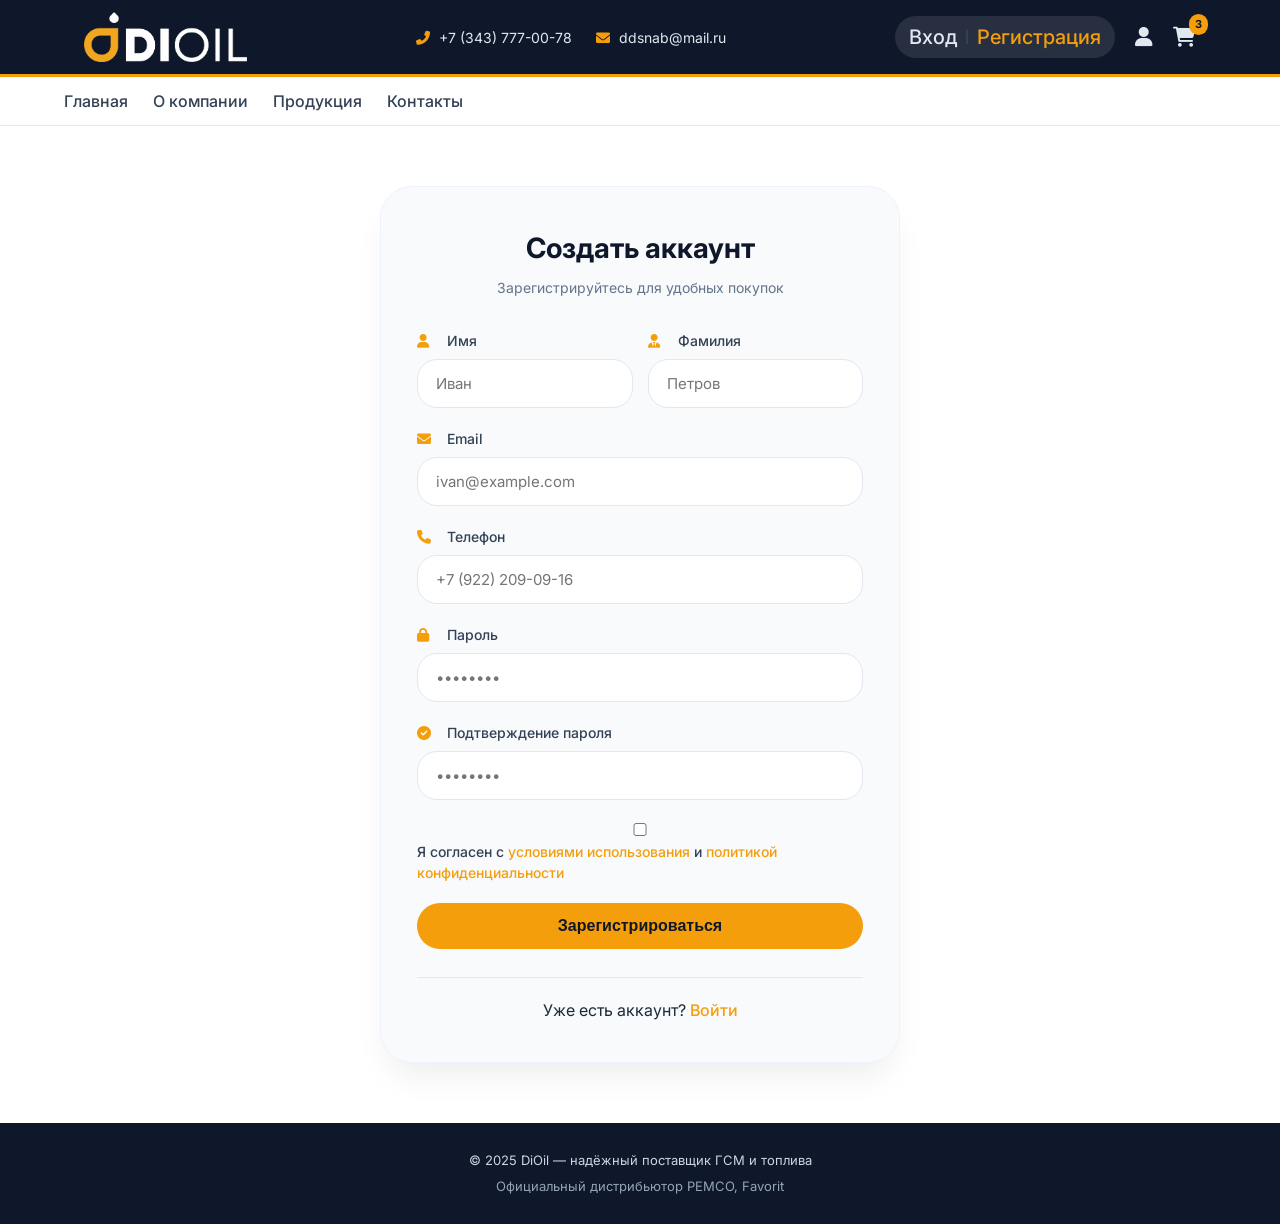
<file: register.html>
<!DOCTYPE html>
<html lang="ru">
<head>
    <meta charset="UTF-8">
    <meta name="viewport" content="width=device-width, initial-scale=1.0">
    <title>Регистрация | DiOil</title>
    <link href="https://fonts.googleapis.com/css2?family=Inter:opsz,wght@14..32,300;400;500;600;700&display=swap" rel="stylesheet">
    <link rel="stylesheet" href="https://cdnjs.cloudflare.com/ajax/libs/font-awesome/6.0.0-beta3/css/all.min.css">
    <link rel="stylesheet" href="css/common.css">
    <link rel="stylesheet" href="css/auth.css">
</head>
<body>

<header class="header">
    <div class="container header-container">
        <div class="logo">
            <img src="logo.png" alt="DiOil" class="logo-img">
        </div>
        <div class="header-contacts">
            <a href="tel:+73437770078"><i class="fas fa-phone-alt"></i> +7 (343) 777-00-78</a>
            <a href="mailto:ddsnab@mail.ru"><i class="fas fa-envelope"></i> ddsnab@mail.ru</a>
        </div>
        <div class="header-actions">
            <div class="auth-links">
                <a href="login.html" class="auth-link">Вход</a>
                <span class="auth-divider">|</span>
                <a href="register.html" class="auth-link active">Регистрация</a>
            </div>
            <a href="profile.html" class="profile-icon"><i class="fas fa-user"></i></a>
            <a href="cart.html" class="cart-icon">
                <i class="fas fa-shopping-cart"></i>
                <span class="cart-count">3</span>
            </a>
        </div>
    </div>
</header>

<nav class="navbar">
    <div class="container nav-container">
        <a href="index.html">Главная</a>
        <a href="about.html">О компании</a>
        <a href="products.html">Продукция</a>
        <a href="index.html#contacts">Контакты</a>
    </div>
</nav>

<section class="auth-section">
    <div class="container">
        <div class="auth-container">
            <h1>Создать аккаунт</h1>
            <p class="auth-subtitle">Зарегистрируйтесь для удобных покупок</p>
            
            <form id="registerForm" onsubmit="event.preventDefault(); handleRegister();">
                <div class="form-row">
                    <div class="form-group half">
                        <label><i class="fas fa-user"></i> Имя</label>
                        <input type="text" id="regName" placeholder="Иван" required>
                    </div>
                    <div class="form-group half">
                        <label><i class="fas fa-user-tie"></i> Фамилия</label>
                        <input type="text" id="regSurname" placeholder="Петров" required>
                    </div>
                </div>
                <div class="form-group">
                    <label><i class="fas fa-envelope"></i> Email</label>
                    <input type="email" id="regEmail" placeholder="ivan@example.com" required>
                </div>
                <div class="form-group">
                    <label><i class="fas fa-phone"></i> Телефон</label>
                    <input type="tel" id="regPhone" placeholder="+7 (922) 209-09-16" required>
                </div>
                <div class="form-group">
                    <label><i class="fas fa-lock"></i> Пароль</label>
                    <input type="password" id="regPassword" placeholder="••••••••" required>
                </div>
                <div class="form-group">
                    <label><i class="fas fa-check-circle"></i> Подтверждение пароля</label>
                    <input type="password" id="regConfirmPassword" placeholder="••••••••" required>
                </div>
                <div class="form-group">
                    <label class="checkbox-label">
                        <input type="checkbox" id="agreeTerms" required>
                        Я согласен с <a href="#">условиями использования</a> и <a href="#">политикой конфиденциальности</a>
                    </label>
                </div>
                <button type="submit" class="auth-btn">Зарегистрироваться</button>
            </form>
            
            <div class="auth-footer">
                <p>Уже есть аккаунт? <a href="login.html">Войти</a></p>
            </div>
        </div>
    </div>
</section>

<footer class="footer">
    <div class="container footer-inner">
        <p>© 2025 DiOil — надёжный поставщик ГСМ и топлива</p>
        <p>Официальный дистрибьютор PEMCO, Favorit</p>
    </div>
</footer>

<script>
    function handleRegister() {
        const name = document.getElementById('regName').value;
        const surname = document.getElementById('regSurname').value;
        const email = document.getElementById('regEmail').value;
        const phone = document.getElementById('regPhone').value;
        const password = document.getElementById('regPassword').value;
        const confirmPassword = document.getElementById('regConfirmPassword').value;
        const agreeTerms = document.getElementById('agreeTerms').checked;
        
        if (!name || !surname || !email || !phone || !password || !confirmPassword) {
            alert('Пожалуйста, заполните все поля');
            return;
        }
        
        if (password !== confirmPassword) {
            alert('Пароли не совпадают');
            return;
        }
        
        if (password.length < 6) {
            alert('Пароль должен содержать минимум 6 символов');
            return;
        }
        
        if (!agreeTerms) {
            alert('Пожалуйста, согласитесь с условиями использования');
            return;
        }
        
        // Имитация регистрации
        localStorage.setItem('isLoggedIn', 'true');
        localStorage.setItem('userEmail', email);
        localStorage.setItem('userName', name);
        localStorage.setItem('userSurname', surname);
        localStorage.setItem('userPhone', phone);
        
        alert('Регистрация успешна! Перенаправление в профиль...');
        window.location.href = 'profile.html';
    }
</script>
</body>
</html>
</file>
<file: css/common.css>
* {
    margin: 0;
    padding: 0;
    box-sizing: border-box;
}
html {
    scroll-behavior: smooth;
}

body {
    font-family: 'Inter', sans-serif;
    background-color: #f8fafc;
    color: #1e293b;
    line-height: 1.5;
}

.container {
    max-width: 90%;
    margin: 0 auto;
    padding: 0 20px;
}

/* Header */
.header {
    background-color: #0f172a;
    padding: 12px 0;
    border-bottom: 3px solid #f59e0b;
}

.header-container {
    display: flex;
    justify-content: space-between;
    align-items: center;
    flex-wrap: wrap;
    gap: 15px;
}
.auth-links {
    display: flex;
    align-items: center;
    gap: 8px;
    background: rgba(255,255,255,0.1);
    padding: 6px 14px;
    border-radius: 40px;
}

.auth-link {
    color: #e2e8f0;
    text-decoration: none;
    font-size: 13px;
    font-weight: 500;
    transition: 0.2s;
}

.auth-link:hover {
    color: #f59e0b;
}

.auth-link.active {
    color: #f59e0b;
}

.auth-divider {
    color: #475569;
    font-size: 12px;
}
.logo {
    line-height: 0;
}

.logo-img {
    height: 50px;
    width: auto;
    display: block;
}

.header-contacts a {
    color: #e2e8f0;
    text-decoration: none;
    margin-left: 20px;
    transition: 0.2s;
    font-size: 14px;
}

.header-contacts a:first-child {
    margin-left: 0;
}

.header-contacts a i {
    margin-right: 5px;
    color: #f59e0b;
}

.header-contacts a:hover {
    color: #f59e0b;
}

/* Иконки корзины и профиля */
.header-actions {
    display: flex;
    gap: 20px;
    align-items: center;
}

.header-actions a {
    color: #e2e8f0;
    text-decoration: none;
    font-size: 20px;
    transition: 0.2s;
    position: relative;
}

.header-actions a:hover {
    color: #f59e0b;
}

.cart-count {
    position: absolute;
    top: -8px;
    right: -12px;
    background: #f59e0b;
    color: #0f172a;
    font-size: 11px;
    font-weight: bold;
    padding: 2px 6px;
    border-radius: 20px;
    min-width: 18px;
    text-align: center;
}

/* Navbar */
.navbar {
    background-color: white;
    box-shadow: 0 1px 3px rgba(0,0,0,0.05);
    border-bottom: 1px solid #e2e8f0;
}

.nav-container {
    display: flex;
    gap: 25px;
    padding: 12px 0;
    flex-wrap: wrap;
}

.nav-container a {
    text-decoration: none;
    color: #334155;
    font-weight: 500;
    transition: 0.2s;
}

.nav-container a:hover {
    color: #f59e0b;
}

.nav-container a.active {
    color: #f59e0b;
    border-bottom: 2px solid #f59e0b;
}

/* Buttons */
.btn-primary {
    display: inline-flex;
    align-items: center;
    gap: 10px;
    background-color: #f59e0b;
    color: #0f172a;
    padding: 12px 28px;
    border-radius: 40px;
    font-weight: 600;
    text-decoration: none;
    transition: 0.2s;
    font-size: 16px;
    border: none;
    cursor: pointer;
}

.btn-primary:hover {
    background-color: #d97706;
    transform: translateY(-2px);
    box-shadow: 0 8px 20px rgba(0,0,0,0.15);
}

/* Section title */
.section-title {
    text-align: center;
    font-size: 32px;
    font-weight: 700;
    color: #0f172a;
    margin-bottom: 40px;
}

/* Footer */
.footer {
    background-color: #0f172a;
    color: #94a3b8;
    padding: 28px 0;
    text-align: center;
    font-size: 13px;
}

.footer-inner p:first-child {
    margin-bottom: 6px;
    color: #cbd5e1;
}

/* Page hero (общий для внутренних страниц) */
.page-hero {
    background: linear-gradient(135deg, #0f172a 0%, #1e293b 100%);
    color: white;
    padding: 50px 0;
    text-align: center;
}

.page-hero h1 {
    font-size: 42px;
    margin-bottom: 15px;
}

.page-hero p {
    font-size: 18px;
    opacity: 0.9;
}

/* Responsive */
@media (max-width: 768px) {
    .container {
        padding: 0 12px;
    }
    
    .header-container {
        flex-direction: column;
        text-align: center;
    }
    
    .header-contacts a {
        margin: 0 10px;
    }
    
    .nav-container {
        justify-content: center;
        gap: 18px;
    }
    
    .page-hero h1 {
        font-size: 32px;
    }
    
    .section-title {
        font-size: 26px;
        margin-bottom: 30px;
    }
}
</file>
<file: css/index.css>
/* Hero */
.hero {
    background: linear-gradient(135deg, #0f172a 0%, #1e293b 100%);
    color: white;
    padding: 80px 0;
    text-align: center;
}

.hero-content h1 {
    font-size: 52px;
    font-weight: 800;
    margin-bottom: 20px;
    line-height: 1.2;
}

.hero-content p {
    font-size: 18px;
    opacity: 0.9;
    margin-bottom: 32px;
    max-width: 700px;
    margin-left: auto;
    margin-right: auto;
}

/* Products (главная) */
.products {
    padding: 60px 0;
    background: white;
}

.products-grid {
    display: flex;
    gap: 25px;
    flex-wrap: wrap;
    justify-content: center;
}

.product-card {
    flex: 1;
    min-width: 240px;
    background: #ffffff;
    border-radius: 20px;
    padding: 28px 20px;
    text-align: center;
    box-shadow: 0 10px 25px -5px rgba(0,0,0,0.05);
    transition: 0.2s;
    border: 1px solid #eef2ff;
}

.product-card:hover {
    transform: translateY(-5px);
    box-shadow: 0 20px 30px -12px rgba(0,0,0,0.1);
    border-color: #f59e0b40;
}

.product-icon {
    font-size: 44px;
    color: #f59e0b;
    margin-bottom: 18px;
}

.product-card h3 {
    font-size: 22px;
    margin-bottom: 10px;
    font-weight: 600;
}

.product-card p {
    color: #475569;
    font-size: 14px;
}

/* Features */
.features {
    background-color: #f1f5f9;
    padding: 50px 0;
}

.features-inner {
    display: flex;
    gap: 30px;
    flex-wrap: wrap;
    justify-content: space-between;
}

.feature {
    flex: 1;
    text-align: center;
    padding: 15px;
}

.feature i {
    font-size: 38px;
    color: #f59e0b;
    margin-bottom: 14px;
}

.feature h4 {
    font-size: 20px;
    font-weight: 600;
    margin-bottom: 6px;
}

.feature p {
    color: #475569;
}

/* QR section */
.qr-section {
    padding: 60px 0;
    background: white;
}

.qr-row {
    display: flex;
    justify-content: center;
    gap: 40px;
    flex-wrap: wrap;
}

.qr-card {
    text-align: center;
    background: #ffffff;
    padding: 20px;
    border-radius: 24px;
    box-shadow: 0 8px 20px rgba(0,0,0,0.05);
    transition: 0.2s;
    width: 240px;
    border: 1px solid #eef2ff;
}

.qr-card img {
    width: 160px;
    height: auto;
    margin-bottom: 14px;
}

.qr-card p {
    font-weight: 600;
    margin-bottom: 8px;
    font-size: 15px;
}

.qr-link {
    display: inline-block;
    background-color: #eef2ff;
    padding: 6px 12px;
    border-radius: 40px;
    text-decoration: none;
    color: #0f172a;
    font-size: 12px;
    transition: 0.2s;
    word-break: break-all;
}

.qr-link:hover {
    background-color: #f59e0b;
    color: white;
}

/* Contacts */
.contacts {
    background-color: #f8fafc;
    padding: 50px 0;
    border-top: 1px solid #e2e8f0;
}

.contacts-wrapper {
    display: flex;
    justify-content: space-between;
    flex-wrap: wrap;
    gap: 30px;
}

.contacts-info h3 {
    font-size: 26px;
    margin-bottom: 20px;
    color: #0f172a;
}

.contacts-info p {
    margin-bottom: 12px;
    font-size: 15px;
}

.contacts-info i {
    width: 26px;
    color: #f59e0b;
}

.contacts-info a {
    color: #1e293b;
    text-decoration: none;
    border-bottom: 1px dotted #cbd5e1;
}

.contacts-info a:hover {
    color: #f59e0b;
    border-bottom-color: #f59e0b;
}

.contacts-map {
    text-align: center;
    background: white;
    padding: 20px 28px;
    border-radius: 28px;
    box-shadow: 0 4px 12px rgba(0,0,0,0.03);
    border: 1px solid #eef2ff;
}

.contacts-map i {
    font-size: 42px;
    color: #f59e0b;
    margin-bottom: 10px;
}

/* Responsive для главной */
@media (max-width: 768px) {
    .hero-content h1 {
        font-size: 32px;
    }
    .products-grid {
        flex-direction: column;
        align-items: center;
    }
    .features-inner {
        flex-direction: column;
    }
    .qr-row {
        flex-direction: column;
        align-items: center;
        gap: 25px;
    }
    .contacts-wrapper {
        flex-direction: column;
        align-items: center;
        text-align: center;
    }
    .contacts-info {
        text-align: center;
    }
}
</file>
<file: css/about.css>
/* Страница О компании */

.about-hero {
    background: linear-gradient(135deg, #0f172a 0%, #1e293b 100%);
    color: white;
    padding: 60px 0;
    text-align: center;
}

.about-hero h1 {
    font-size: 48px;
    margin-bottom: 20px;
}

.about-hero p {
    font-size: 18px;
    opacity: 0.9;
    max-width: 700px;
    margin: 0 auto;
}

/* Intro */
.about-intro {
    padding: 60px 0;
    background: white;
}

.intro-grid {
    display: flex;
    gap: 40px;
    align-items: center;
    flex-wrap: wrap;
}

.intro-text {
    flex: 2;
}

.intro-text h2 {
    font-size: 32px;
    margin-bottom: 20px;
    color: #0f172a;
}

.intro-text p {
    margin-bottom: 15px;
    color: #334155;
    line-height: 1.6;
}

.intro-stats {
    flex: 1;
    display: flex;
    flex-direction: column;
    gap: 25px;
    background: #f8fafc;
    padding: 30px;
    border-radius: 32px;
}

.stat-item {
    text-align: center;
}

.stat-number {
    display: block;
    font-size: 36px;
    font-weight: 800;
    color: #f59e0b;
}

.stat-label {
    font-size: 14px;
    color: #475569;
}

/* Mission */
.mission {
    background-color: #f1f5f9;
    padding: 60px 0;
    text-align: center;
}

.mission-card {
    max-width: 700px;
    margin: 0 auto;
    background: white;
    padding: 40px 30px;
    border-radius: 48px;
    box-shadow: 0 10px 25px -5px rgba(0,0,0,0.05);
}

.mission-card i {
    font-size: 48px;
    color: #f59e0b;
    margin-bottom: 20px;
}

.mission-card h2 {
    font-size: 28px;
    margin-bottom: 16px;
}

.mission-card p {
    font-size: 18px;
    color: #475569;
}

/* Advantages (специфичные для about) */
.advantages {
    padding: 60px 0;
    background: white;
}

.advantages-grid {
    display: grid;
    grid-template-columns: repeat(auto-fit, minmax(250px, 1fr));
    gap: 30px;
}

.advantage-item {
    text-align: center;
    padding: 30px 20px;
    background: #f8fafc;
    border-radius: 24px;
    transition: 0.2s;
}

.advantage-item:hover {
    transform: translateY(-5px);
    box-shadow: 0 10px 20px rgba(0,0,0,0.05);
}

.advantage-item i {
    font-size: 40px;
    color: #f59e0b;
    margin-bottom: 15px;
}

.advantage-item h3 {
    font-size: 20px;
    margin-bottom: 10px;
}

.advantage-item p {
    color: #475569;
    font-size: 14px;
}

/* Partners */
.partners {
    background-color: #f1f5f9;
    padding: 60px 0;
}

.partners-logos {
    display: flex;
    flex-wrap: wrap;
    justify-content: center;
    gap: 40px;
}

.partner-logo {
    background: white;
    padding: 20px 40px;
    border-radius: 60px;
    font-weight: 700;
    font-size: 20px;
    color: #0f172a;
    box-shadow: 0 4px 12px rgba(0,0,0,0.03);
    border: 1px solid #eef2ff;
}

/* Contact CTA */
.contact-cta {
    padding: 60px 0;
    background: white;
}

.cta-card {
    background: linear-gradient(135deg, #0f172a 0%, #1e293b 100%);
    color: white;
    text-align: center;
    padding: 50px 30px;
    border-radius: 48px;
}

.cta-card h3 {
    font-size: 32px;
    margin-bottom: 15px;
}

.cta-card p {
    margin-bottom: 25px;
    opacity: 0.9;
}

/* Responsive */
@media (max-width: 768px) {
    .about-hero h1 {
        font-size: 32px;
    }
    .intro-grid {
        flex-direction: column;
    }
    .intro-stats {
        flex-direction: row;
        justify-content: space-around;
        flex-wrap: wrap;
    }
    .stat-number {
        font-size: 28px;
    }
    .mission-card {
        padding: 30px 20px;
    }
    .mission-card h2 {
        font-size: 24px;
    }
    .cta-card h3 {
        font-size: 26px;
    }
    .partner-logo {
        padding: 12px 24px;
        font-size: 16px;
    }
}
</file>
<file: css/cart.css>
.cart-section {
    padding: 60px 0;
    background: white;
    min-height: 60vh;
}

.cart-table {
    width: 100%;
    border-collapse: collapse;
}

.cart-table th,
.cart-table td {
    padding: 16px;
    text-align: left;
    border-bottom: 1px solid #eef2ff;
}

.cart-table th {
    background: #f8fafc;
    font-weight: 600;
}

.cart-item-img {
    width: 60px;
    height: 60px;
    background: #f1f5f9;
    border-radius: 12px;
    display: flex;
    align-items: center;
    justify-content: center;
}

.cart-item-img i {
    font-size: 28px;
    color: #cbd5e1;
}

.cart-quantity {
    width: 80px;
    padding: 8px;
    border: 1px solid #e2e8f0;
    border-radius: 12px;
    text-align: center;
}

.cart-remove {
    color: #ef4444;
    cursor: pointer;
    font-size: 18px;
}

.cart-summary {
    margin-top: 30px;
    text-align: right;
    background: #f8fafc;
    padding: 20px;
    border-radius: 24px;
}

.cart-summary .total {
    font-size: 28px;
    font-weight: 700;
    color: #f59e0b;
}

.checkout-btn {
    margin-top: 20px;
    background: #f59e0b;
    color: #0f172a;
    border: none;
    padding: 14px 32px;
    border-radius: 40px;
    font-weight: 600;
    cursor: pointer;
}

@media (max-width: 768px) {
    .cart-table,
    .cart-table tbody,
    .cart-table tr,
    .cart-table td {
        display: block;
    }

    .cart-table thead {
        display: none;
    }

    .cart-table tr {
        margin-bottom: 20px;
        border: 1px solid #eef2ff;
        border-radius: 16px;
        padding: 12px;
    }

    .cart-table td {
        display: flex;
        justify-content: space-between;
        align-items: center;
        border: none;
        padding: 8px 0;
    }

    .cart-table td::before {
        content: attr(data-label);
        font-weight: 600;
        width: 40%;
    }
}
</file>
<file: css/checkout.css>
.checkout-section {
    padding: 50px 0;
    background: #f8fafc;
}

.checkout-grid {
    display: grid;
    grid-template-columns: 1fr 380px;
    gap: 30px;
}

.checkout-form {
    background: white;
    border-radius: 24px;
    padding: 30px;
    border: 1px solid #eef2ff;
}

.form-step {
    margin-bottom: 32px;
    padding-bottom: 24px;
    border-bottom: 1px solid #eef2ff;
}

.form-step:last-child {
    border-bottom: none;
    padding-bottom: 0;
}

.form-step h2 {
    font-size: 20px;
    margin-bottom: 20px;
    color: #0f172a;
    display: flex;
    align-items: center;
    gap: 12px;
}

.step-number {
    display: inline-flex;
    align-items: center;
    justify-content: center;
    width: 32px;
    height: 32px;
    background: #f59e0b;
    color: #0f172a;
    border-radius: 50%;
    font-size: 16px;
    font-weight: 700;
}

.delivery-options,
.payment-options {
    display: flex;
    flex-direction: column;
    gap: 12px;
}

.delivery-option,
.payment-option {
    display: flex;
    align-items: center;
    padding: 16px;
    border: 1px solid #e2e8f0;
    border-radius: 16px;
    cursor: pointer;
    transition: 0.2s;
    background: white;
}

.delivery-option:hover,
.payment-option:hover {
    border-color: #f59e0b;
    background: #fffbeb;
}

.delivery-option input,
.payment-option input {
    margin-right: 15px;
    accent-color: #f59e0b;
}

.delivery-option-content,
.payment-option-content {
    flex: 1;
    display: flex;
    flex-direction: column;
    gap: 4px;
}

.delivery-option-content strong,
.payment-option-content strong {
    font-size: 15px;
    color: #0f172a;
}

.delivery-option-content span,
.payment-option-content span {
    font-size: 12px;
    color: #64748b;
}

.payment-option-content i {
    font-size: 20px;
    color: #f59e0b;
    margin-bottom: 5px;
}

/* Сводка заказа */
.order-summary {
    background: white;
    border-radius: 24px;
    padding: 28px;
    border: 1px solid #eef2ff;
    height: fit-content;
    position: sticky;
    top: 20px;
}

.order-summary h3 {
    font-size: 20px;
    margin-bottom: 20px;
    padding-bottom: 12px;
    border-bottom: 2px solid #f59e0b;
    display: inline-block;
}

.summary-items {
    margin-bottom: 20px;
}

.summary-item {
    display: flex;
    justify-content: space-between;
    padding: 12px 0;
    border-bottom: 1px solid #f1f5f9;
}

.item-info {
    display: flex;
    flex-direction: column;
    gap: 4px;
}

.item-name {
    font-size: 14px;
    font-weight: 500;
    color: #0f172a;
}

.item-quantity {
    font-size: 12px;
    color: #64748b;
}

.item-price {
    font-weight: 600;
    color: #f59e0b;
}

.summary-totals {
    border-top: 2px solid #eef2ff;
    padding-top: 16px;
}

.total-line {
    display: flex;
    justify-content: space-between;
    padding: 8px 0;
    font-size: 14px;
    color: #475569;
}

.grand-total {
    border-top: 1px solid #e2e8f0;
    margin-top: 8px;
    padding-top: 12px;
    font-size: 20px;
    font-weight: 700;
    color: #0f172a;
}

.grand-total span:last-child {
    color: #f59e0b;
    font-size: 22px;
}

.place-order-btn {
    width: 100%;
    background: #f59e0b;
    color: #0f172a;
    border: none;
    padding: 14px 24px;
    border-radius: 40px;
    font-weight: 700;
    font-size: 16px;
    cursor: pointer;
    margin-top: 20px;
    transition: 0.2s;
}

.place-order-btn:hover {
    background: #d97706;
    transform: translateY(-2px);
    box-shadow: 0 8px 20px rgba(0,0,0,0.1);
}

.back-to-cart {
    display: block;
    text-align: center;
    margin-top: 16px;
    color: #64748b;
    text-decoration: none;
    font-size: 14px;
    transition: 0.2s;
}

.back-to-cart:hover {
    color: #f59e0b;
}

@media (max-width: 968px) {
    .checkout-grid {
        grid-template-columns: 1fr;
    }
    
    .order-summary {
        position: static;
    }
}

@media (max-width: 768px) {
    .checkout-form {
        padding: 20px;
    }
    
    .form-step h2 {
        font-size: 18px;
    }
}
</file>
<file: css/auth.css>
.auth-section {
    padding: 60px 0;
    background: white;
    min-height: 70vh;
    display: flex;
    align-items: center;
}

.auth-container {
    max-width: 520px;
    margin: 0 auto;
    background: #f8fafc;
    border-radius: 32px;
    padding: 40px 36px;
    box-shadow: 0 20px 35px -10px rgba(0,0,0,0.08);
    border: 1px solid #eef2ff;
}

.auth-container h1 {
    font-size: 28px;
    text-align: center;
    margin-bottom: 8px;
    color: #0f172a;
}

.auth-subtitle {
    text-align: center;
    color: #64748b;
    margin-bottom: 32px;
    font-size: 14px;
}

.form-group {
    margin-bottom: 20px;
}

.form-group label {
    display: block;
    margin-bottom: 8px;
    font-weight: 500;
    font-size: 14px;
    color: #334155;
}

.form-group label i {
    color: #f59e0b;
    width: 20px;
    margin-right: 6px;
}

.form-group input {
    width: 100%;
    padding: 14px 18px;
    border: 1px solid #e2e8f0;
    border-radius: 20px;
    font-family: inherit;
    font-size: 15px;
    background: white;
    transition: 0.2s;
}

.form-group input:focus {
    outline: none;
    border-color: #f59e0b;
    box-shadow: 0 0 0 3px rgba(245,158,11,0.1);
}

.form-row {
    display: flex;
    gap: 15px;
}

.form-group.half {
    flex: 1;
}

.form-options {
    display: flex;
    justify-content: space-between;
    align-items: center;
    margin-bottom: 24px;
    font-size: 14px;
}

.remember-me {
    display: flex;
    align-items: center;
    gap: 8px;
    cursor: pointer;
    color: #64748b;
}

.forgot-password {
    color: #f59e0b;
    text-decoration: none;
}

.forgot-password:hover {
    text-decoration: underline;
}

.checkbox-label {
    display: flex;
    align-items: center;
    gap: 10px;
    cursor: pointer;
    font-size: 14px;
    color: #64748b;
}

.checkbox-label a {
    color: #f59e0b;
    text-decoration: none;
}

.checkbox-label a:hover {
    text-decoration: underline;
}

.auth-btn {
    width: 100%;
    background: #f59e0b;
    color: #0f172a;
    border: none;
    padding: 14px 28px;
    border-radius: 40px;
    font-weight: 600;
    font-size: 16px;
    cursor: pointer;
    transition: 0.2s;
}

.auth-btn:hover {
    background: #d97706;
    transform: translateY(-2px);
    box-shadow: 0 8px 20px rgba(0,0,0,0.1);
}

.auth-footer {
    text-align: center;
    margin-top: 28px;
    padding-top: 20px;
    border-top: 1px solid #e2e8f0;
}

.auth-footer a {
    color: #f59e0b;
    text-decoration: none;
    font-weight: 500;
}

.auth-footer a:hover {
    text-decoration: underline;
}

@media (max-width: 768px) {
    .auth-container {
        padding: 30px 20px;
    }
    
    .form-row {
        flex-direction: column;
        gap: 0;
    }
    
    .auth-container h1 {
        font-size: 24px;
    }
}
</file>
<file: css/profile.css>
.profile-section {
    padding: 60px 0;
    background: white;
}

.profile-form {
    max-width: 600px;
    margin: 0 auto;
    background: #f8fafc;
    padding: 32px;
    border-radius: 32px;
}

.profile-form h2 {
    margin-bottom: 24px;
    text-align: center;
}

.form-group {
    margin-bottom: 20px;
}

.form-group label {
    display: block;
    margin-bottom: 8px;
    font-weight: 500;
}

.form-group input,
.form-group textarea {
    width: 100%;
    padding: 12px 16px;
    border: 1px solid #e2e8f0;
    border-radius: 16px;
    font-family: inherit;
    background: white;
}

.save-btn {
    background: #f59e0b;
    color: #0f172a;
    border: none;
    padding: 12px 24px;
    border-radius: 40px;
    font-weight: 600;
    cursor: pointer;
    width: 100%;
}

.order-history {
    margin-top: 40px;
    border-top: 1px solid #eef2ff;
    padding-top: 30px;
}

.order-history h3 {
    margin-bottom: 20px;
}

.order-item {
    background: white;
    border: 1px solid #eef2ff;
    border-radius: 20px;
    padding: 16px;
    margin-bottom: 12px;
    display: flex;
    justify-content: space-between;
    flex-wrap: wrap;
}

.logout-btn {
    background: none;
    border: 1px solid #ef4444;
    color: #ef4444;
    cursor: pointer;
    font-size: 14px;
    margin-top: 20px;
    padding: 8px 16px;
    border-radius: 40px;
    width: 100%;
}

.logout-btn:hover {
    background: #fee2e2;
}

@media (max-width: 768px) {
    .profile-form {
        padding: 20px;
    }
}
</file>
